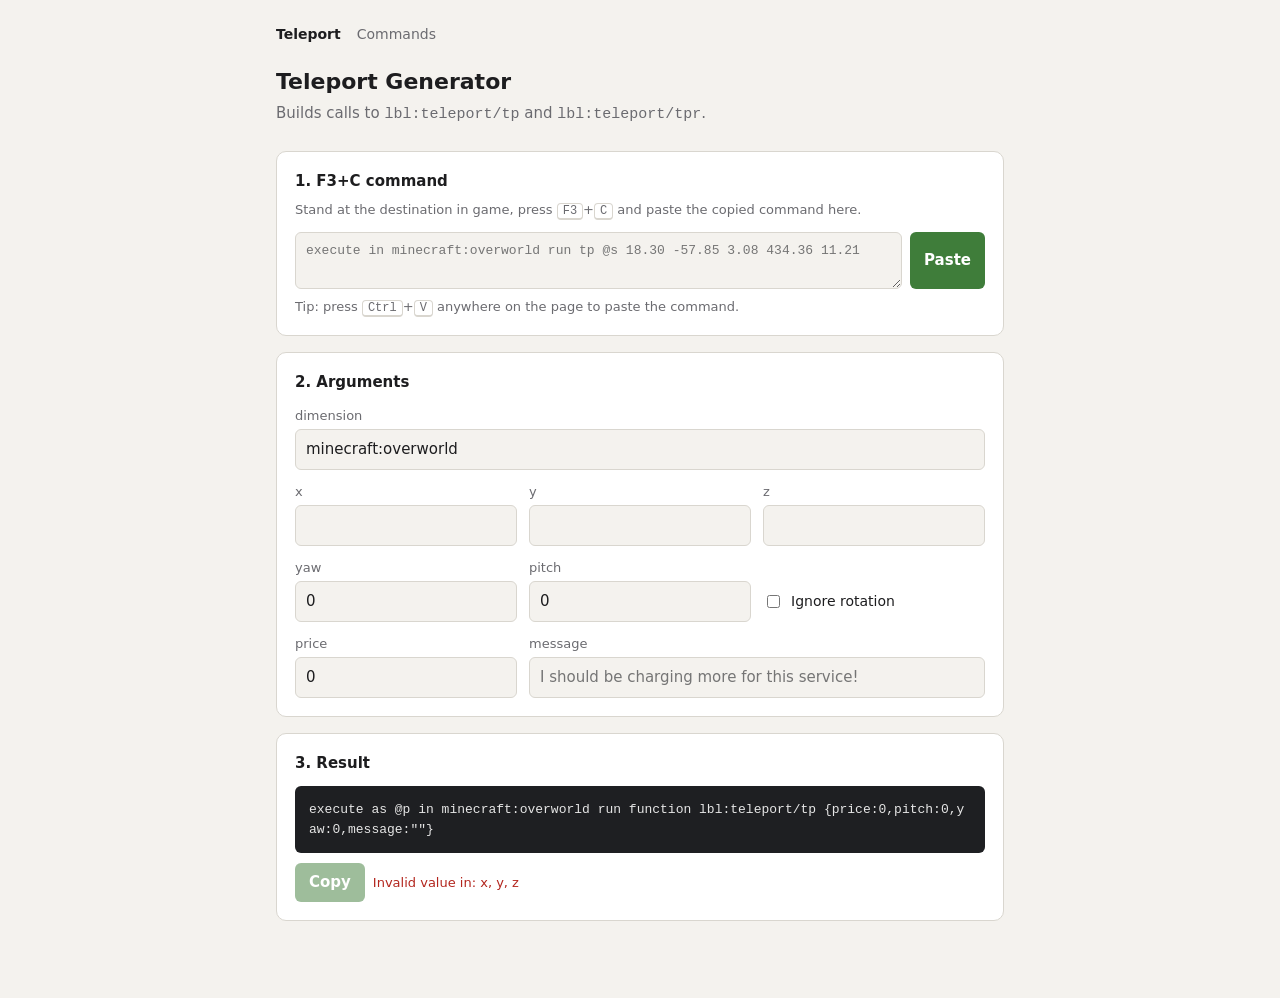
<file: index.html>
<!doctype html>
<html lang="en">
<head>
<meta charset="utf-8">
<meta name="viewport" content="width=device-width, initial-scale=1">
<title>Lil Bump Land Tools</title>
<link rel="stylesheet" href="style.css">
</head>
<body>
<main>
  <nav><a href="index.html" aria-current="page">Teleport</a><a href="commands.html">Commands</a></nav>
  <h1>Teleport Generator</h1>
  <p class="sub">Builds calls to <code>lbl:teleport/tp</code> and <code>lbl:teleport/tpr</code>.</p>

  <section>
    <h2>1. F3+C command</h2>
    <p class="hint">Stand at the destination in game, press <kbd>F3</kbd>+<kbd>C</kbd> and paste the copied command here.</p>
    <div class="row">
      <textarea id="src" rows="2" placeholder="execute in minecraft:overworld run tp @s 18.30 -57.85 3.08 434.36 11.21"></textarea>
      <button id="pasteBtn" type="button">Paste</button>
    </div>
    <div class="status" id="parseStatus">Tip: press <kbd>Ctrl</kbd>+<kbd>V</kbd> anywhere on the page to paste the command.</div>
  </section>

  <section>
    <h2>2. Arguments</h2>
    <div class="grid">
      <div class="full">
        <label for="dimension">dimension</label>
        <input id="dimension" type="text" list="dimensions" value="minecraft:overworld" autocomplete="off">
        <datalist id="dimensions">
          <option value="minecraft:overworld">
          <option value="minecraft:the_end">
          <option value="minecraft:the_nether">
        </datalist>
      </div>
      <div><label for="x">x</label><input id="x" type="text" inputmode="decimal"></div>
      <div><label for="y">y</label><input id="y" type="text" inputmode="decimal"></div>
      <div><label for="z">z</label><input id="z" type="text" inputmode="decimal"></div>
      <div class="rot"><label for="yaw">yaw</label><input id="yaw" type="text" inputmode="decimal" value="0"></div>
      <div class="rot"><label for="pitch">pitch</label><input id="pitch" type="text" inputmode="decimal" value="0"></div>
      <label class="check"><input id="ignoreRot" type="checkbox"> Ignore rotation</label>
      <div><label for="price">price</label><input id="price" type="text" inputmode="numeric" value="0"></div>
      <div class="wide">
        <label for="message">message</label>
        <input id="message" type="text" placeholder="I should be charging more for this service!">
      </div>
    </div>
  </section>

  <section>
    <h2>3. Result</h2>
    <pre id="out"></pre>
    <div class="out-actions">
      <button id="copyBtn" type="button">Copy</button>
      <span class="status" id="outStatus"></span>
    </div>
  </section>
</main>

<script>
const $ = id => document.getElementById(id);
const fields = ["dimension", "price", "x", "y", "z", "yaw", "pitch", "message"];
const NUM = "(-?\\d*\\.?\\d+)";
const TP_RE = new RegExp(`\\btp\\s+\\S+\\s+${NUM}\\s+${NUM}\\s+${NUM}(?:\\s+${NUM}\\s+${NUM})?`);
const DIM_RE = /\bin\s+([a-z0-9_.-]+:[a-z0-9_./-]+)/;

// Remembers price/message/rotation toggle between visits
const SAVED = ["price", "message"];
try {
  const s = JSON.parse(localStorage.getItem("lbl-tp") || "{}");
  SAVED.forEach(k => { if (s[k] != null) $(k).value = s[k]; });
  if (s.ignoreRot != null) $("ignoreRot").checked = s.ignoreRot;
} catch {}
function save() {
  try {
    const s = { ignoreRot: $("ignoreRot").checked };
    SAVED.forEach(k => s[k] = $(k).value);
    localStorage.setItem("lbl-tp", JSON.stringify(s));
  } catch {}
}

function parseCommand(text) {
  const m = TP_RE.exec(text || "");
  const st = $("parseStatus");
  if (!m) {
    st.textContent = text.trim() ? "Couldn't find a tp command with coordinates." : "";
    st.className = "status" + (text.trim() ? " error" : "");
    return false;
  }
  $("x").value = m[1]; $("y").value = m[2]; $("z").value = m[3];
  if (m[4] != null) { $("yaw").value = m[4]; $("pitch").value = m[5]; }
  const dim = DIM_RE.exec(text.slice(0, m.index));
  $("dimension").value = dim ? dim[1] : "minecraft:overworld";
  st.textContent = "Coordinates imported.";
  st.className = "status";
  generate();
  return true;
}

function num(v) {
  v = String(v).trim().replace(",", ".");
  if (!/^-?\d*\.?\d+$/.test(v)) return null;
  return String(Number(v));
}

// message is substituted into a JSON string inside tellraw, so escape for JSON first, then for SNBT
function escapeMessage(s) {
  const json = s.replace(/\\/g, "\\\\").replace(/"/g, '\\"');
  return '"' + json.replace(/\\/g, "\\\\").replace(/"/g, '\\"') + '"';
}

function generate() {
  const useRot = !$("ignoreRot").checked;
  document.querySelectorAll(".rot").forEach(el => el.classList.toggle("disabled", !useRot));
  $("yaw").disabled = $("pitch").disabled = !useRot;

  const keys = useRot ? ["price", "x", "y", "z", "pitch", "yaw"] : ["price", "x", "y", "z"];
  const parts = [], invalid = [];
  for (const k of keys) {
    const v = num($(k).value);
    if (v == null || (k === "price" && !Number.isInteger(+v))) invalid.push(k);
    else parts.push(`${k}:${v}`);
  }
  parts.push(`message:${escapeMessage($("message").value)}`);

  // While the field is focused and cleared (see below), the placeholder holds the current value
  let dim = $("dimension").value.trim() || $("dimension").placeholder || "minecraft:overworld";
  if (!dim.includes(":")) dim = "minecraft:" + dim;
  if (!/^[a-z0-9_.-]+:[a-z0-9_./-]+$/.test(dim)) invalid.push("dimension");
  // "as" before "in" so @p still picks the player in their current dimension
  const fn = useRot ? "lbl:teleport/tp" : "lbl:teleport/tpr";
  $("out").textContent = `execute as @p in ${dim} run function ${fn} {${parts.join(",")}}`;
  $("outStatus").textContent = invalid.length ? "Invalid value in: " + invalid.join(", ") : "";
  $("outStatus").className = "status" + (invalid.length ? " error" : "");
  $("copyBtn").disabled = invalid.length > 0;
  save();
}

fields.forEach(k => $(k).addEventListener("input", generate));
$("ignoreRot").addEventListener("change", generate);

// A datalist only suggests options matching the current text, so clear the field on focus to show
// all dimensions; the old value stays as placeholder and comes back if nothing is picked
const dimInput = $("dimension");
dimInput.addEventListener("focus", () => {
  dimInput.placeholder = dimInput.value;
  dimInput.value = "";
});
dimInput.addEventListener("blur", () => {
  if (!dimInput.value.trim()) dimInput.value = dimInput.placeholder;
  dimInput.placeholder = "";
  generate();
});
$("src").addEventListener("input", e => parseCommand(e.target.value));

$("pasteBtn").addEventListener("click", async () => {
  try {
    const text = await navigator.clipboard.readText();
    $("src").value = text;
    if (parseCommand(text)) $("message").focus();
  } catch {
    $("parseStatus").textContent = "No permission to read the clipboard. Paste into the field with Ctrl+V.";
    $("parseStatus").className = "status error";
  }
});

// Ctrl+V outside a text field imports the command
document.addEventListener("paste", e => {
  if (e.target.closest("input, textarea")) return;
  const text = e.clipboardData.getData("text");
  e.preventDefault();
  $("src").value = text;
  if (parseCommand(text)) $("message").focus();
});

$("copyBtn").addEventListener("click", async () => {
  try {
    await navigator.clipboard.writeText($("out").textContent);
    $("outStatus").textContent = "Copied!";
  } catch {
    $("outStatus").textContent = "Couldn't copy, select the text manually.";
  }
  $("outStatus").className = "status";
});

generate();
</script>
</body>
</html>
</file>
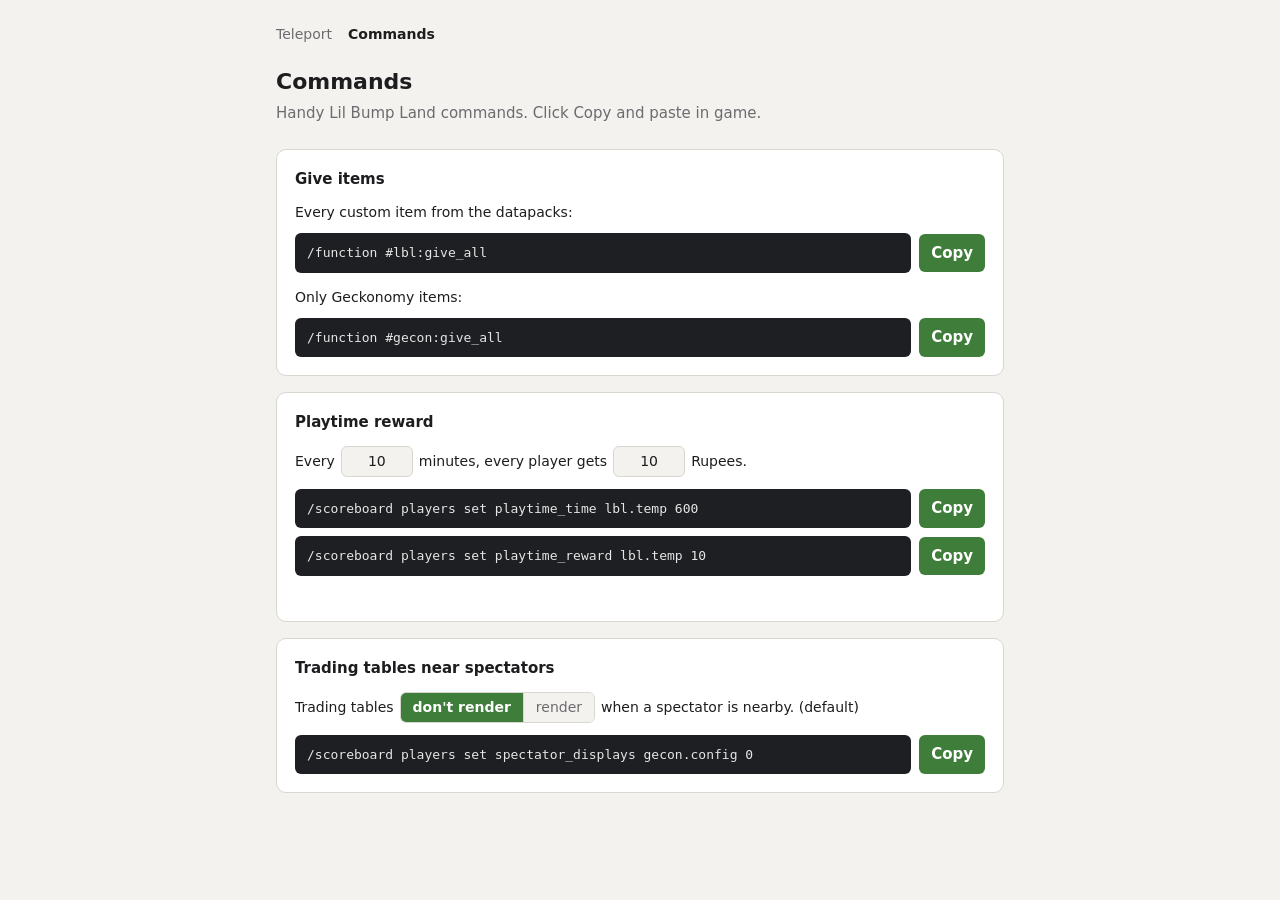
<file: commands.html>
<!doctype html>
<html lang="en">
<head>
<meta charset="utf-8">
<meta name="viewport" content="width=device-width, initial-scale=1">
<title>Lil Bump Land Commands</title>
<link rel="stylesheet" href="style.css">
</head>
<body>
<main>
  <nav><a href="index.html">Teleport</a><a href="commands.html" aria-current="page">Commands</a></nav>
  <h1>Commands</h1>
  <p class="sub">Handy Lil Bump Land commands. Click Copy and paste in game.</p>

  <section>
    <h2>Give items</h2>
    <p class="desc">Every custom item from the datapacks:</p>
    <div class="cmd"><pre>/function #lbl:give_all</pre><button type="button">Copy</button></div>
    <p class="desc" style="margin-top: 14px">Only Geckonomy items:</p>
    <div class="cmd"><pre>/function #gecon:give_all</pre><button type="button">Copy</button></div>
  </section>

  <section>
    <h2>Playtime reward</h2>
    <p class="sentence">
      Every <input id="ptMinutes" type="text" inputmode="numeric" value="10"> minutes,
      every player gets <input id="ptReward" type="text" inputmode="numeric" value="10"> Rupees.
    </p>
    <div class="cmd"><pre id="ptTimeCmd"></pre><button type="button">Copy</button></div>
    <div class="cmd"><pre id="ptRewardCmd"></pre><button type="button">Copy</button></div>
    <div class="status" id="ptStatus"></div>
  </section>

  <section>
    <h2>Trading tables near spectators</h2>
    <p class="sentence">
      Trading tables
      <span class="segmented" role="radiogroup">
        <label><input type="radio" name="spec" value="0" checked><span>don't render</span></label>
        <label><input type="radio" name="spec" value="1"><span>render</span></label>
      </span>
      <span>when a spectator is nearby.<span id="specDefault"> (default)</span></span>
    </p>
    <div class="cmd"><pre id="specCmd"></pre><button type="button">Copy</button></div>
  </section>
</main>

<script>
const $ = id => document.getElementById(id);

function positiveInt(v) {
  v = String(v).trim();
  return /^\d+$/.test(v) && +v > 0 ? +v : null;
}

// playtime_time is in seconds (the datapack schedules "$(playtime_time)s")
function updatePlaytime() {
  const minutes = positiveInt($("ptMinutes").value);
  const reward = positiveInt($("ptReward").value);
  $("ptTimeCmd").textContent = `/scoreboard players set playtime_time lbl.temp ${minutes == null ? "?" : minutes * 60}`;
  $("ptRewardCmd").textContent = `/scoreboard players set playtime_reward lbl.temp ${reward == null ? "?" : reward}`;
  $("ptTimeCmd").nextElementSibling.disabled = minutes == null;
  $("ptRewardCmd").nextElementSibling.disabled = reward == null;
  const invalid = [minutes == null && "minutes", reward == null && "Rupees"].filter(Boolean);
  $("ptStatus").textContent = invalid.length ? "Use a whole number above 0 for: " + invalid.join(", ") : "";
  $("ptStatus").className = "status" + (invalid.length ? " error" : "");
}
["ptMinutes", "ptReward"].forEach(id => $(id).addEventListener("input", updatePlaytime));

function updateSpectator() {
  const value = document.querySelector('input[name="spec"]:checked').value;
  $("specCmd").textContent = `/scoreboard players set spectator_displays gecon.config ${value}`;
  $("specDefault").hidden = value !== "0";
}
document.querySelectorAll('input[name="spec"]').forEach(r => r.addEventListener("change", updateSpectator));

document.querySelectorAll(".cmd button").forEach(btn => btn.addEventListener("click", async () => {
  try {
    await navigator.clipboard.writeText(btn.previousElementSibling.textContent);
    btn.textContent = "Copied!";
  } catch {
    btn.textContent = "Failed";
  }
  setTimeout(() => btn.textContent = "Copy", 1200);
}));

updatePlaytime();
updateSpectator();
</script>
</body>
</html>
</file>
<file: style.css>
:root {
  --bg: #f4f2ee; --panel: #ffffff; --text: #1d1d1f; --muted: #6b6b70;
  --border: #d9d6cf; --accent: #3f7d3a; --accent-text: #fff;
  --code-bg: #1e1f22; --code-text: #e6e6e6; --error: #b3261e;
}
@media (prefers-color-scheme: dark) {
  :root {
    --bg: #17181a; --panel: #212226; --text: #ececec; --muted: #9a9aa0;
    --border: #34353a; --accent: #5aa152; --accent-text: #0d140c;
    --code-bg: #0f1012; --code-text: #e6e6e6; --error: #ff8a80;
  }
}
* { box-sizing: border-box; }
body {
  margin: 0; background: var(--bg); color: var(--text);
  font: 15px/1.5 system-ui, -apple-system, "Segoe UI", sans-serif;
}
main { max-width: 760px; margin: 0 auto; padding: 24px 16px 64px; }
nav { display: flex; gap: 16px; margin-bottom: 20px; font-size: 14px; }
nav a { color: var(--muted); text-decoration: none; }
nav a:hover { color: var(--text); }
nav a[aria-current] { color: var(--text); font-weight: 600; }
h1 { font-size: 22px; margin: 0 0 4px; }
.sub { color: var(--muted); margin: 0 0 24px; }
section {
  background: var(--panel); border: 1px solid var(--border);
  border-radius: 10px; padding: 18px; margin-bottom: 16px;
}
h2 { font-size: 15px; margin: 0 0 12px; }
label { display: block; font-size: 13px; color: var(--muted); margin-bottom: 4px; }
input, textarea {
  width: 100%; padding: 8px 10px; border: 1px solid var(--border); border-radius: 6px;
  background: var(--bg); color: var(--text); font: inherit;
}
input:focus, textarea:focus { outline: 2px solid var(--accent); outline-offset: -1px; }
textarea { resize: vertical; font-family: ui-monospace, Consolas, monospace; font-size: 13px; }
.row { display: flex; gap: 8px; align-items: stretch; }
.row textarea { flex: 1; }
.grid { display: grid; grid-template-columns: repeat(3, 1fr); gap: 12px; }
.wide { grid-column: span 2; }
.full { grid-column: 1 / -1; }
@media (max-width: 480px) { .wide { grid-column: 1 / -1; } }
button {
  border: 0; border-radius: 6px; padding: 8px 14px; font: inherit; font-weight: 600;
  background: var(--accent); color: var(--accent-text); cursor: pointer; white-space: nowrap;
}
button:disabled { opacity: .5; cursor: not-allowed; }
.check { display: flex; align-items: center; gap: 8px; align-self: end; height: 40px; margin: 0; color: var(--text); font-size: 14px; cursor: pointer; }
.check input { width: auto; }
.rot.disabled { opacity: .4; }
.status { font-size: 13px; margin-top: 8px; min-height: 1.5em; color: var(--muted); }
.status.error { color: var(--error); }
.hint { font-size: 13px; color: var(--muted); margin: -4px 0 12px; }
.hint code { word-break: break-all; }
pre {
  margin: 0; padding: 14px; border-radius: 6px; background: var(--code-bg); color: var(--code-text);
  font: 13px/1.5 ui-monospace, Consolas, monospace; white-space: pre-wrap; word-break: break-all;
}
.out-actions { display: flex; gap: 8px; margin-top: 10px; align-items: center; }
.out-actions .status { margin-top: 0; }
kbd { border: 1px solid var(--border); border-bottom-width: 2px; border-radius: 4px; padding: 0 5px; font-size: 12px; }

/* Command cheat sheet */
.cmd { display: flex; gap: 8px; align-items: center; }
.cmd + .cmd { margin-top: 8px; }
.cmd pre { flex: 1; padding: 10px 12px; }
.cmd button { padding: 8px 12px; }
.desc { font-size: 14px; margin: 0 0 10px; }
.sentence { display: flex; flex-wrap: wrap; align-items: center; gap: 6px; font-size: 14px; margin: 0 0 12px; }
.sentence input { width: 72px; padding: 4px 8px; text-align: center; }
.segmented { display: inline-flex; border: 1px solid var(--border); border-radius: 6px; overflow: hidden; }
.segmented label { margin: 0; cursor: pointer; }
.segmented input { position: absolute; opacity: 0; pointer-events: none; }
.segmented span { display: block; padding: 4px 12px; font-size: 14px; color: var(--muted); background: var(--bg); }
.segmented label + label span { border-left: 1px solid var(--border); }
.segmented input:checked + span { background: var(--accent); color: var(--accent-text); font-weight: 600; }
.segmented input:focus-visible + span { outline: 2px solid var(--accent); outline-offset: -2px; }
</file>
